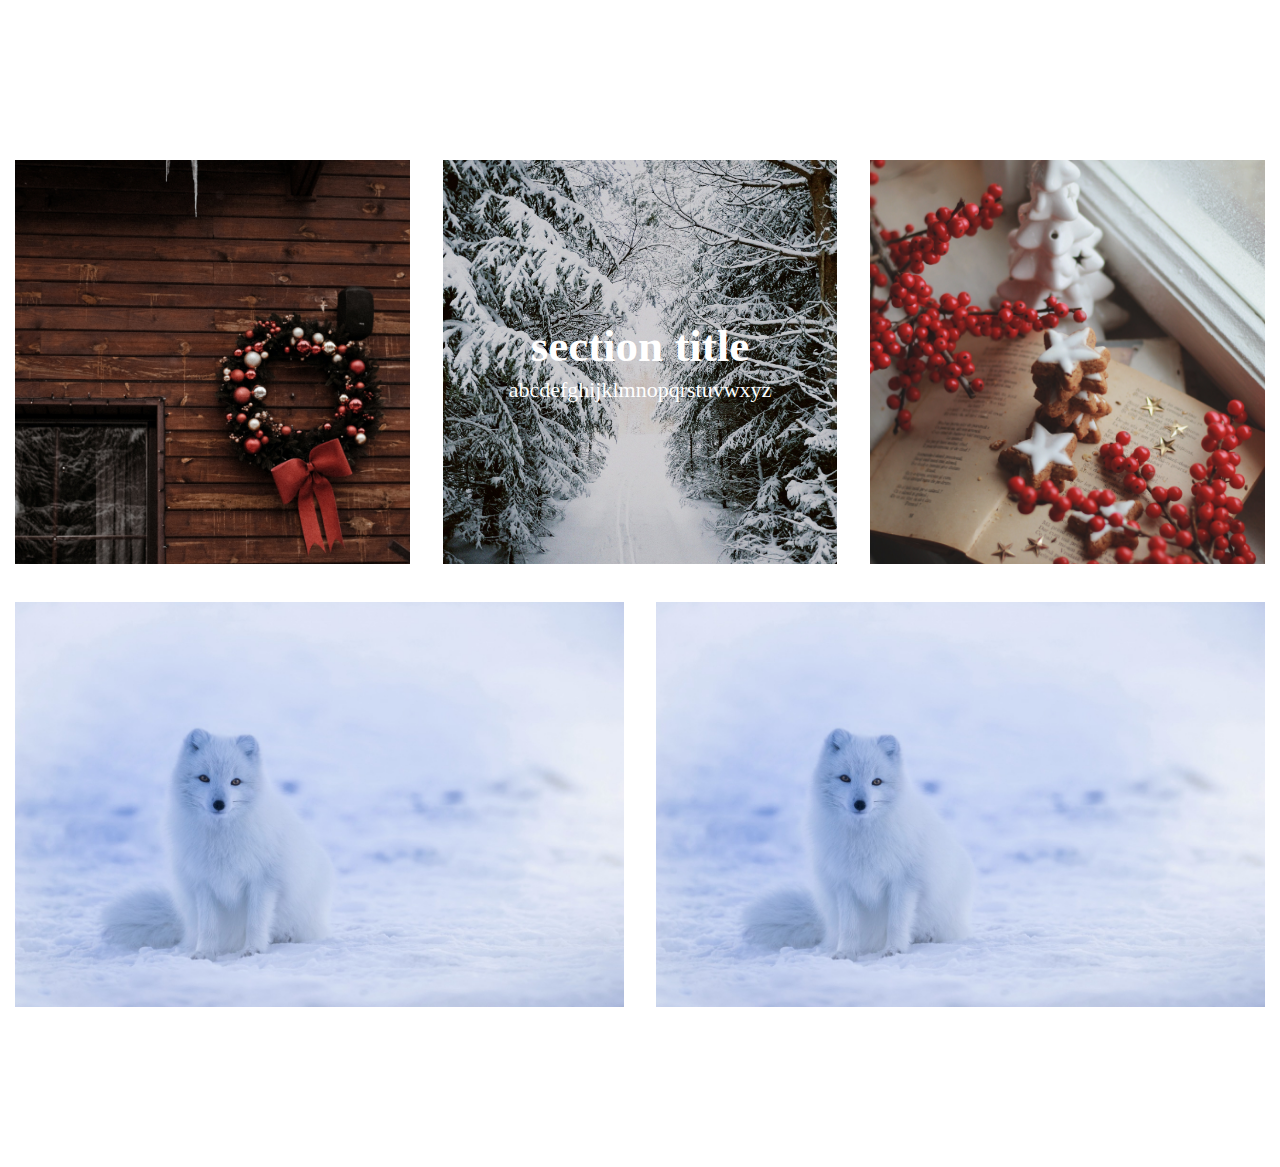
<file: index.html>
<!DOCTYPE html>
<html lang="ko">

<head>
  <meta charset="UTF-8">
  <meta name="viewport" content="width=device-width, initial-scale=1.0">
  <title>반응형레이아웃-순서변경</title>
  <link rel="stylesheet" href="css/048.css">
</head>

<body>
  <section class="cont01">
    <div class="inner">
      <div class="title">
        <figure>
          <img src="img/ice눈덮인소나무.jpg" alt="">
        </figure>
        <div>
          <h3>section title</h3>
          <p>abcdefghijklmnopqrstuvwxyz</p>
        </div>
      </div> <!-- title end -->
      <div class="item item_small">
        <figure>
          <img src="img/ice겨울고드름.jpg" alt="">
        </figure>
        <div>
          <p>cheol</p>
          <h4>murray inc</h4>
        </div>
      </div> <!-- item end -->

      <div class="item item_small">
        <figure>
          <img src="img/ice_tree.jpg" alt="">
        </figure>
        <div>
          <p>cheol</p>
          <h4>murray inc</h4>
        </div>
      </div> <!-- item end -->

      <div class="item item_big">
        <figure>
          <img src="img/ice1.jpg" alt="">
        </figure>
        <div>
          <p>cheol</p>
          <h4>murray inc</h4>
        </div>
      </div> <!-- item end -->

      <div class="item item_big">
        <figure>
          <img src="img/ice1.jpg" alt="">
        </figure>
        <div>
          <p>cheol</p>
          <h4>murray inc</h4>
        </div>
      </div> <!-- item end -->

    </div> <!-- inner end -->
  </section> <!-- cont01 end -->
</body>

</html>
</file>
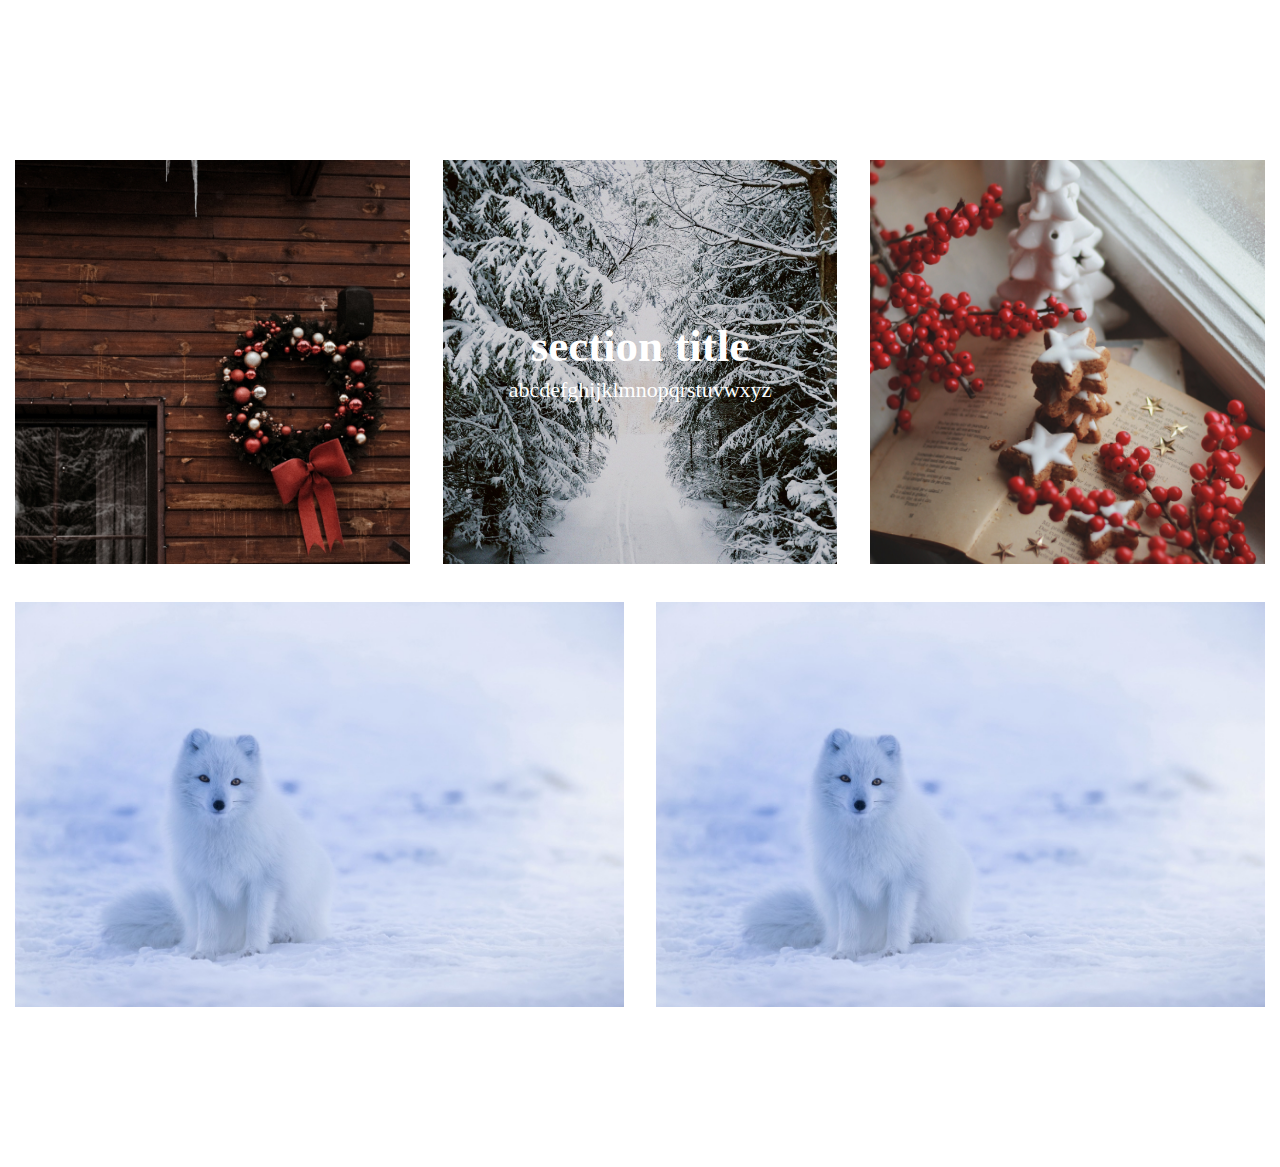
<file: 048_반응형레이아웃-순서변경.html>
<!DOCTYPE html>
<html lang="ko">

<head>
  <meta charset="UTF-8">
  <meta name="viewport" content="width=device-width, initial-scale=1.0">
  <title>반응형레이아웃-순서변경</title>
  <link rel="stylesheet" href="css/048.css">
</head>

<body>
  <section class="cont01">
    <div class="inner">
      <div class="title">
        <figure>
          <img src="img/ice눈덮인소나무.jpg" alt="">
        </figure>
        <div>
          <h3>section title</h3>
          <p>abcdefghijklmnopqrstuvwxyz</p>
        </div>
      </div> <!-- title end -->
      <div class="item item_small">
        <figure>
          <img src="img/ice겨울고드름.jpg" alt="">
        </figure>
        <div>
          <p>cheol</p>
          <h4>murray inc</h4>
        </div>
      </div> <!-- item end -->

      <div class="item item_small">
        <figure>
          <img src="img/ice_tree.jpg" alt="">
        </figure>
        <div>
          <p>cheol</p>
          <h4>murray inc</h4>
        </div>
      </div> <!-- item end -->

      <div class="item item_big">
        <figure>
          <img src="img/ice1.jpg" alt="">
        </figure>
        <div>
          <p>cheol</p>
          <h4>murray inc</h4>
        </div>
      </div> <!-- item end -->

      <div class="item item_big">
        <figure>
          <img src="img/ice1.jpg" alt="">
        </figure>
        <div>
          <p>cheol</p>
          <h4>murray inc</h4>
        </div>
      </div> <!-- item end -->

    </div> <!-- inner end -->
  </section> <!-- cont01 end -->
</body>

</html>
</file>
<file: css/048.css>
@charset "utf-8";

* {
  margin: 0;
  padding: 0;
  box-sizing: border-box;
}
body {
  color: #333;
  line-height: 1;
}
img {
  width: 100%;
}
.cont01 {
  margin: 160px 0;
}
.cont01 .inner {
  max-width: 1440px;
  width: calc(100% - 30px);
  margin: 0 auto;
  display: flex;
  flex-wrap: wrap;
  justify-content: space-between;
  row-gap: 38px; /* gap=가로세로여백 row-gap 열(세로) column-gap 행(가로) */
}
.cont01 .inner .title {
  width: 31.59% /* (455 / 1440 *100) */;
  position: relative;
  /* margin-top: 30px; */
}
.cont01 .inner .title figure {
  max-height: 455px;
  height: 31.59vw;
}
.cont01 .inner .title figure img {
  width: 100%;
  height: 100%;
  object-fit: cover;
}
.cont01 .inner .title div {
  position: absolute;
  left: 0%;
  top: 50%;
  transform: translate(0%, -50%);
  text-align: center;
  width: 100%;
  color: white;
}
.cont01 .inner .title div h3 {
  font-size: 45px;
  margin-bottom: 10px;
}
.cont01 .inner .title div p {
  font-size: 22px;
}
.cont01 .inner .item {
  position: relative;
  width: 31.59%;
  /* margin-top: 30px; */
}
.cont01 .inner .item_big {
  width: 48.75%;
}

.cont01 .inner .item figure {
  max-height: 455px;
  height: 31.59vw;
}
.cont01 .inner .item figure img {
  width: 100%;
  height: 100%;
  object-fit: cover;
}

.cont01 .inner .item div {
  position: absolute;
  left: 0%;
  top: 50%;
  transform: translate(0%, -50%);
  text-align: center;
  width: 100%;
  color: white;
  display: none;
  z-index: 10;
}
.cont01 .inner .item div p {
  font-size: 18px;
}
.cont01 .inner .item div h4 {
  font-size: 32px;
}
.cont01 .inner .item::before {
  content: "";
  position: absolute;
  width: 100%;
  height: 100%;
  background-color: #00000030;
  display: none;
  z-index: 2;
}
.cont01 .inner .item:hover div,
.cont01 .inner .item:hover::before {
  display: block;
}

/* ㅡㅡㅡㅡㅡㅡㅡㅡㅡㅡㅡㅡㅡㅡㅡ🍗🍖🍗🍖🍖🍗🍖48번 중 엄청중요 display:flex 가 되어있을때만 가능ㅡㅡㅡㅡㅡㅡㅡㅡㅡㅡㅡㅡㅡㅡㅡㅡㅡㅡㅡㅡㅡㅡㅡㅡㅡㅡㅡㅡㅡㅡㅡ */
.cont01 .inner > div:nth-child(2) {
  order: -1;
} /* inner 직계 >이용 2번째 div를 -1 주어서 순서를 바꾼다 */

/* 화면의 크기가 1024px 이하일 때 스타일 변경 */
@media screen and (max-width: 1024px) {
  .cont01 .inner .item div {
    display: block;
  }
  .cont01 .inner .item div p {
    font-size: 14px;
  }
  .cont01 .inner .item div h4 {
    font-size: 20px;
  }
  .cont01 .inner .title div h3 {
    font-size: 32px;
  }
  .cont01 .inner .title div p {
    font-size: 16px;
  }
  .cont01 .inner {
    row-gap: 18px;
  }
  .cont01 .inner .item::before {
    display: block;
    background-color: #33333320;
  }
} /* 1024px end */

/* -------------------------------------------------------------------------------- */
/* 화면의 크기가 767px 이하일 때 스타일 변경 */
@media screen and (max-width: 767px) {
  .cont01 .inner {
    position: static;
    row-gap: 20px; /* gap=가로세로여백 row-gap 열(세로) column-gap 행(가로) */
  }
  .cont01 .inner .title {
    width: 100%;
    
  }
  .cont01 .inner .title figure {
    display: none;
  }
  .cont01 .inner .title div {
    text-align: center;
    width: 100%;
    position: static;
    transform: translate(0, 0);
    margin-bottom: 20px;
    color: #333;
  }
  .cont01 .inner .item {
    width: 47.77%;
  }
  .cont01 .inner .item figure {
    /* max-height: 172px; pc에서만 중요하고 작아졌을때는 그닥 필요없어함 */
    height: 47.77vw;
  }
  .cont01 .inner .item div {
    color: #333;
    position: static;
    transform: translate(0, 0);
  }
  .cont01 .inner .title div h3 {
    font-size: 22px;
    margin-bottom: 10px;
    
  }
  .cont01 .inner .title div p {
    font-size: 16px;
    
  }
  .cont01 .inner .item::before {
    display: none;
  }
  .cont01 .inner .item div p {
    font-size: 14px;
    margin-top: 10px;
  }
  .cont01 .inner .item div h4 {
    font-size: 16px;
  }
  .cont01 .inner > div:nth-child(2) {
    order: 0;
  } /* inner 직계 >이용 2번째 div를 -1 주어서 순서를 바꾼다 */
  .cont01 .inner .item:hover::before {
    display: none;
  }
}
</file>
